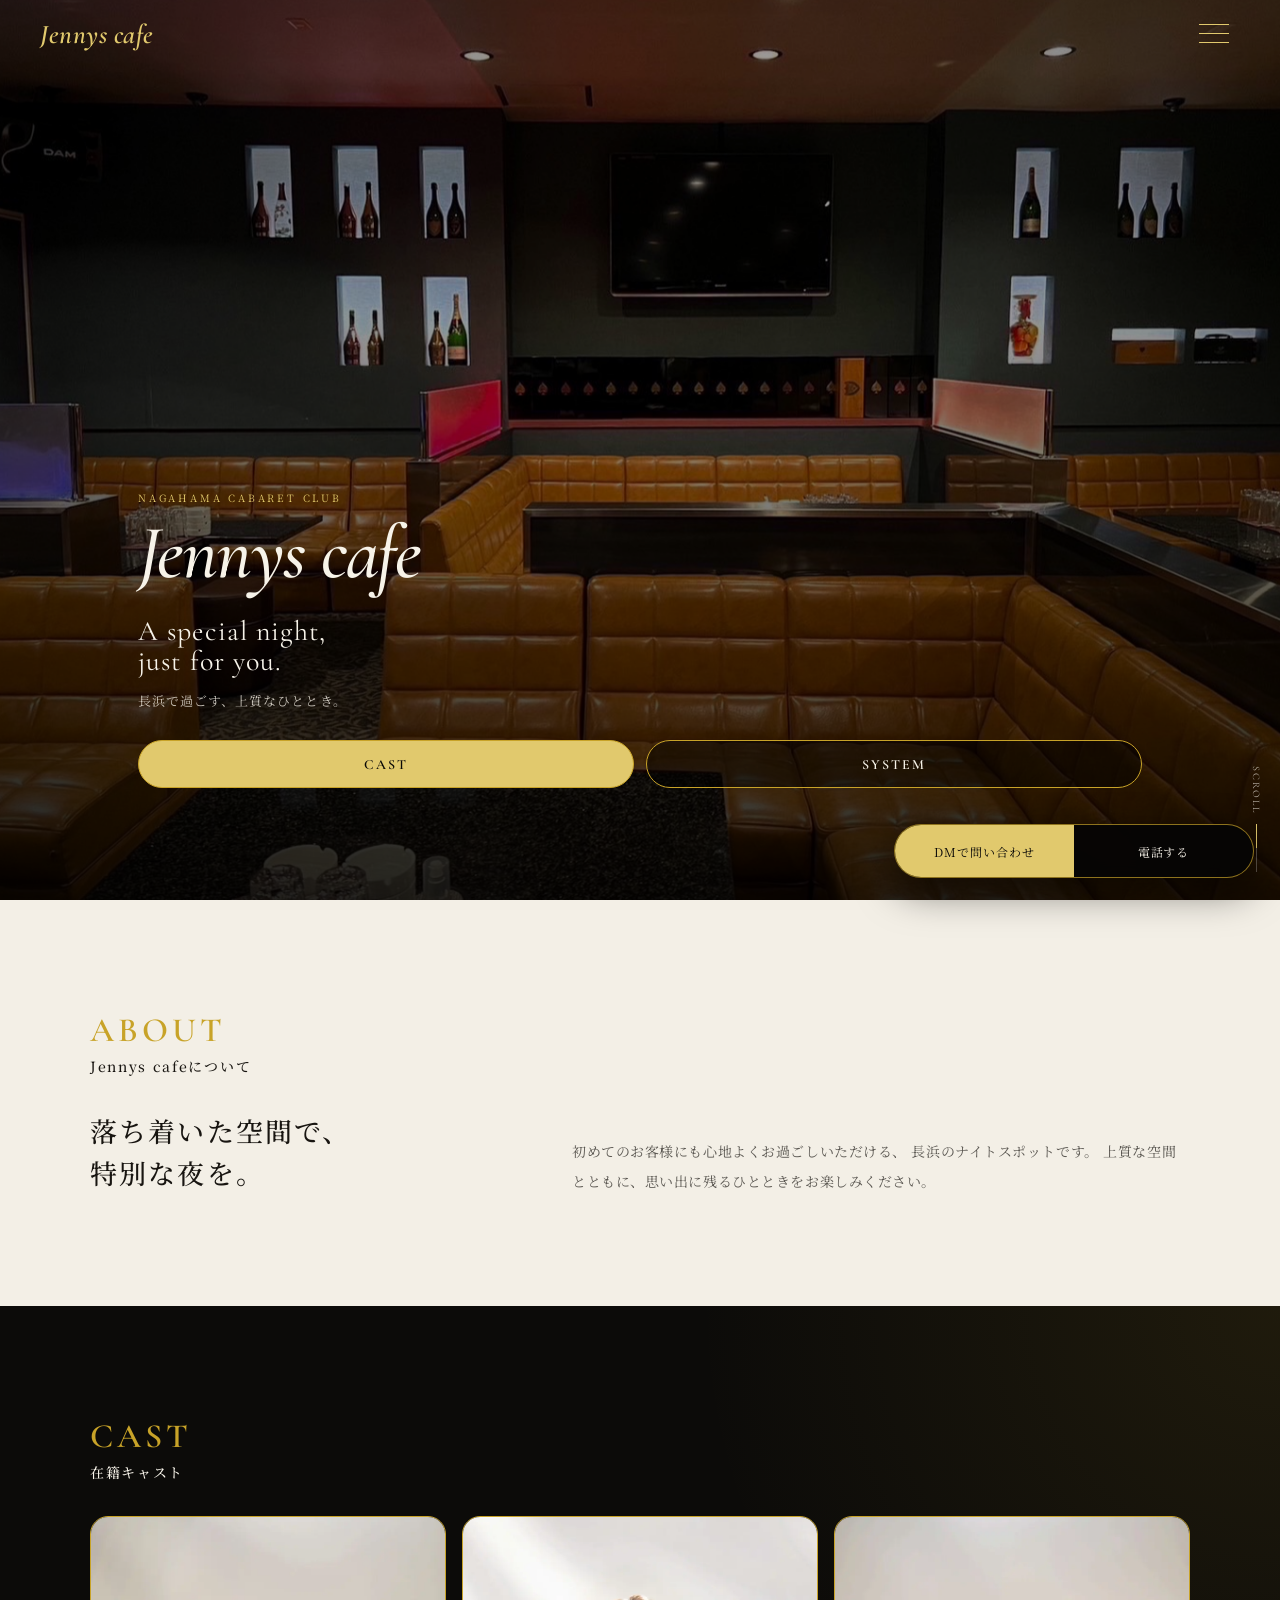
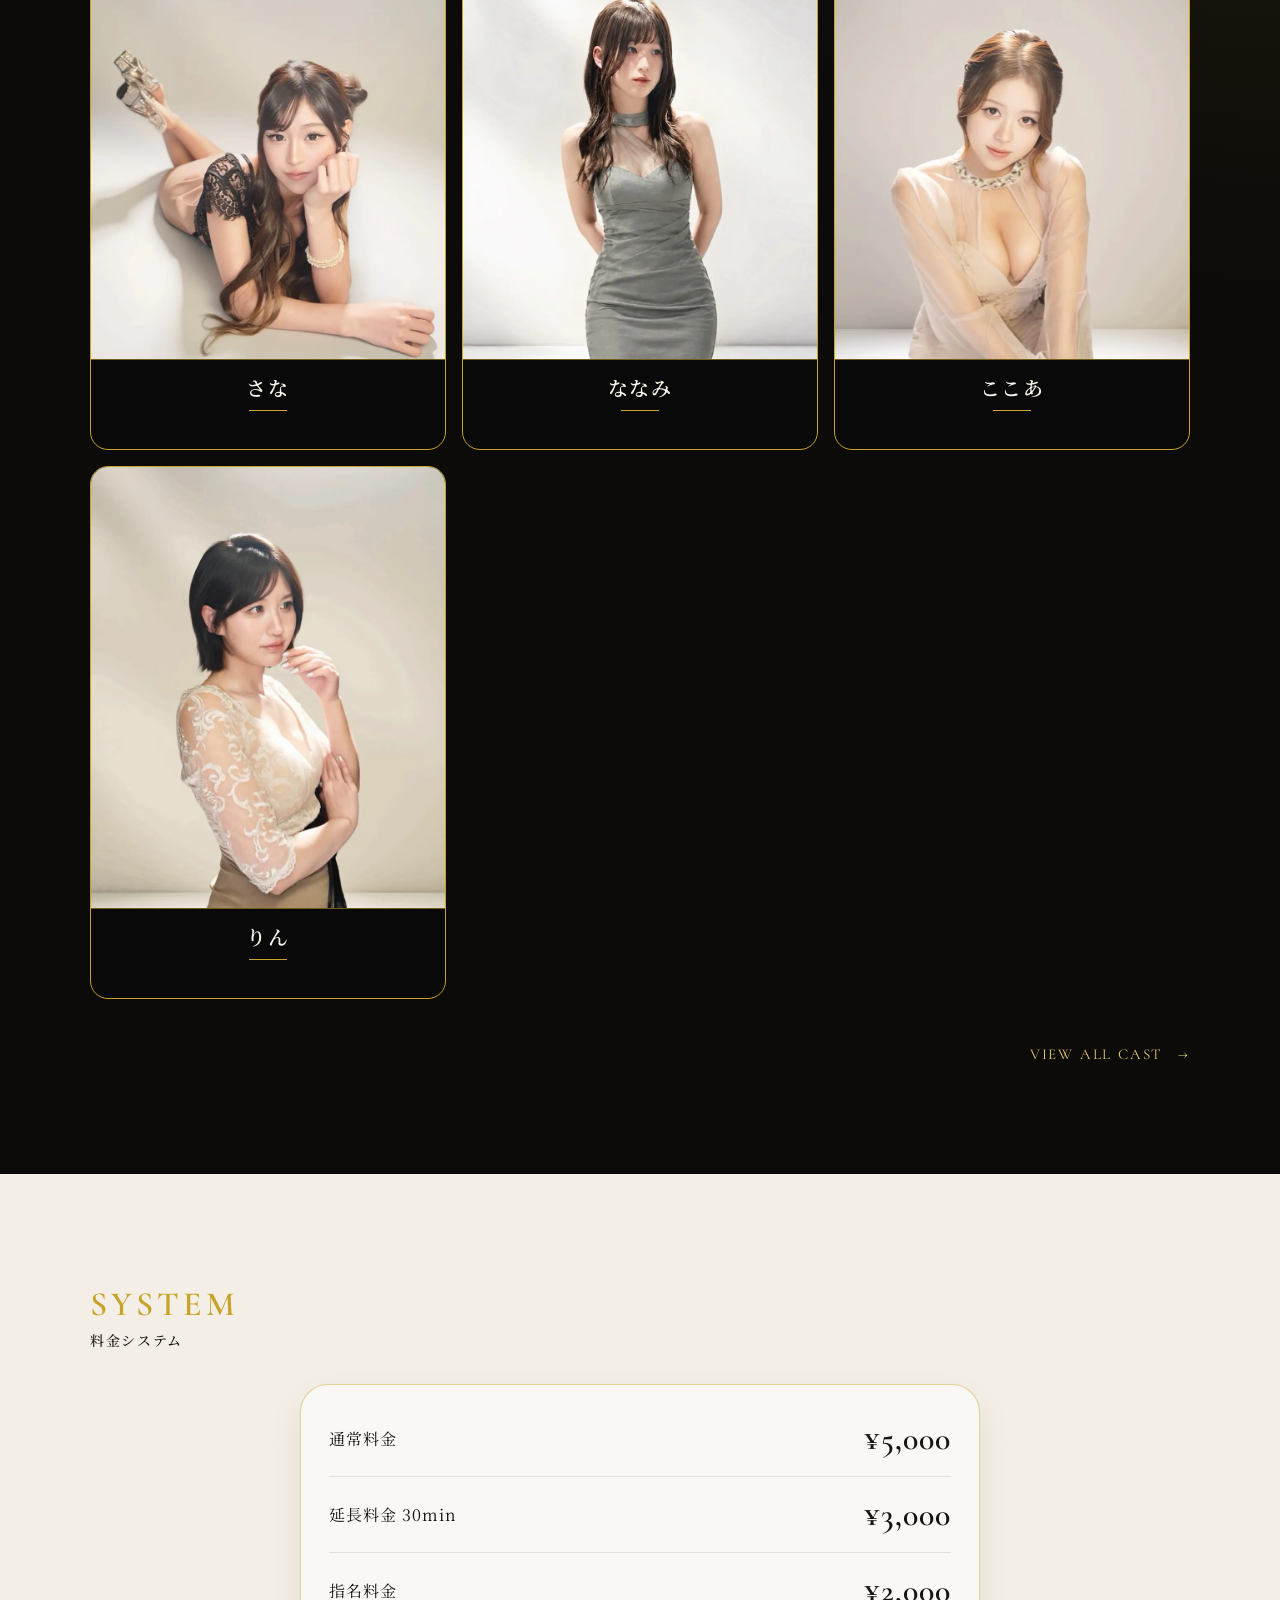
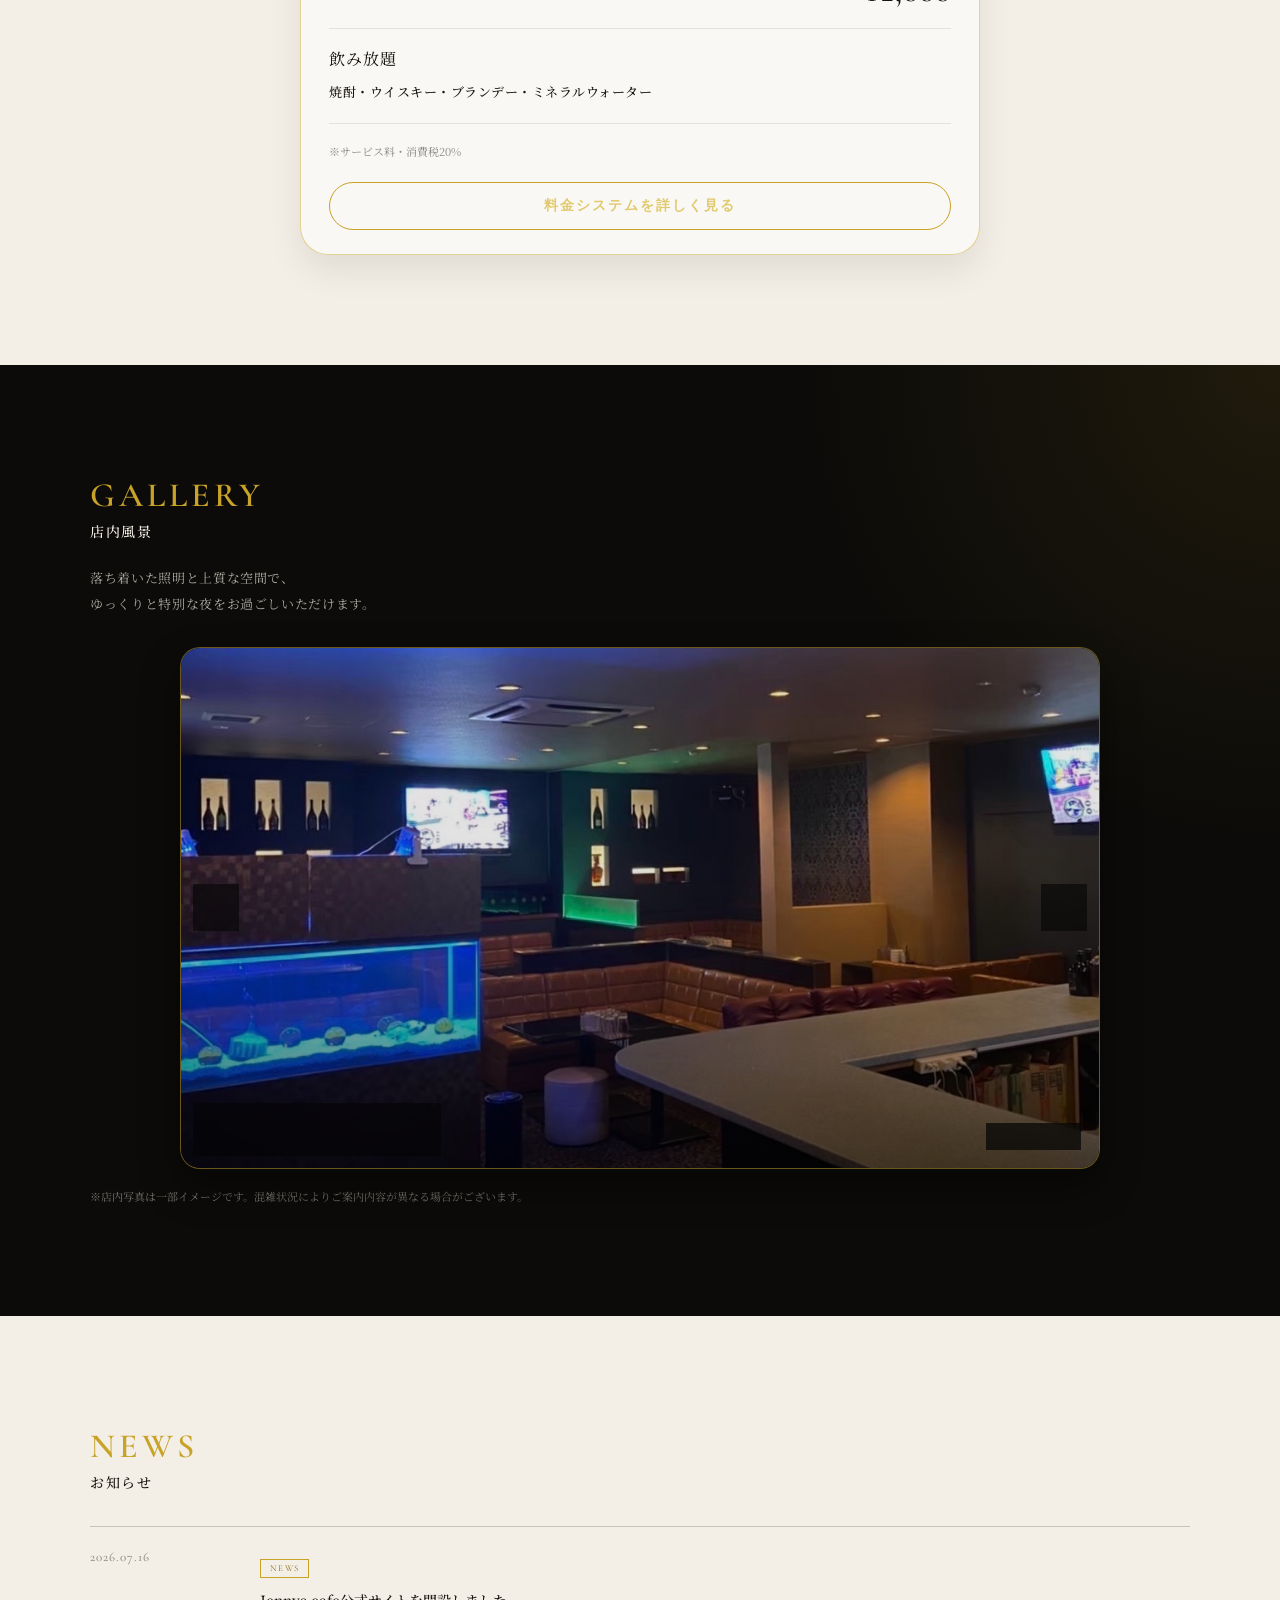
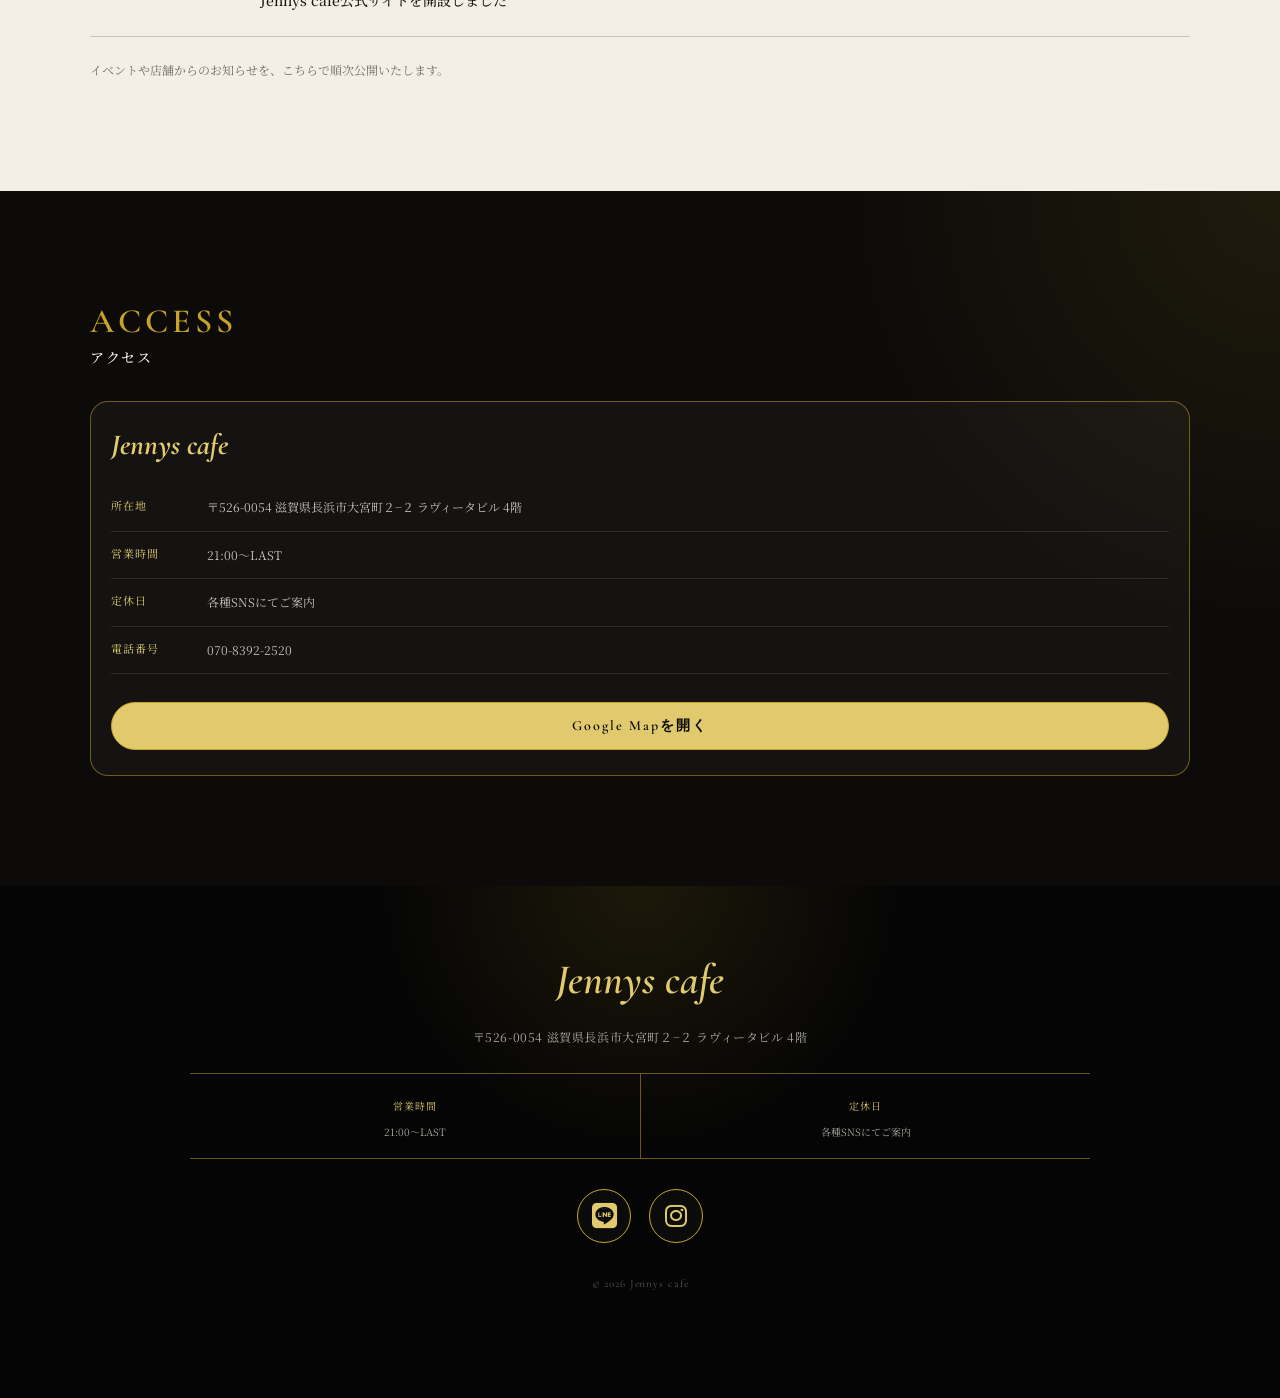
<file: index.html>
<!DOCTYPE html>
<html lang="ja">

<head>
  <meta charset="UTF-8">
  <meta name="viewport" content="width=device-width, initial-scale=1.0">

  <title>Jennys cafe | Official Site</title>

  <meta name="description" content="滋賀県長浜市のJennys cafe公式サイト。在籍キャスト、料金システム、店内風景、アクセス、最新情報をご案内します。">

  <!-- OGP -->
  <meta property="og:type" content="website">
  <meta property="og:title" content="Jennys cafe | Official Site">
  <meta property="og:description" content="滋賀県長浜市のJennys cafe公式サイト。在籍キャスト、料金システム、店内風景、アクセス、最新情報をご案内します。">
  <meta property="og:url" content="https://jennyscafe-official.github.io/">
  <meta property="og:site_name" content="Jennys cafe">
  <meta property="og:image" content="https://jennyscafe-official.github.io/assets/common/background.JPG">

  <!-- X / Twitter Card -->
  <meta name="twitter:card" content="summary_large_image">
  <meta name="twitter:title" content="Jennys cafe | Official Site">
  <meta name="twitter:description" content="滋賀県長浜市のJennys cafe公式サイト。在籍キャスト、料金システム、店内風景、アクセス、最新情報をご案内します。">
  <meta name="twitter:image" content="https://jennyscafe-official.github.io/assets/common/background.JPG">

  <!-- Favicon -->
  <link rel="icon" href="assets/common/jclogo.png">
  <link rel="apple-touch-icon" href="assets/common/jclogo.png">

  <link rel="preconnect" href="https://fonts.googleapis.com">
  <link rel="preconnect" href="https://fonts.gstatic.com" crossorigin>

  <link
    href="https://fonts.googleapis.com/css2?family=Cormorant+Garamond:ital,wght@0,500;0,600;1,500&family=Noto+Serif+JP:wght@400;500;600;700&display=swap"
    rel="stylesheet">

  <link rel="stylesheet" href="https://cdnjs.cloudflare.com/ajax/libs/font-awesome/6.5.2/css/all.min.css" />

  <link rel="stylesheet" href="style.css">
  <script src="script.js" defer></script>
</head>

<body>
  <!-- ヘッダー -->
  <header class="site-header" id="siteHeader">
    <a class="header-logo" href="#top" aria-label="Jennys cafe トップへ">
      Jennys cafe
    </a>

    <button class="menu-button" id="menuButton" type="button" aria-label="メニューを開く" aria-controls="globalNav"
      aria-expanded="false">
      <span></span>
      <span></span>
      <span></span>
    </button>
  </header>

  <!-- ハンバーガーメニュー -->
  <nav class="global-nav" id="globalNav" aria-hidden="true">
    <div class="global-nav__inner">
      <p class="global-nav__logo">Jennys cafe</p>

      <ul class="global-nav__list">
        <li><a href="#about">ABOUT</a></li>
        <li><a href="cast2/index.html">CAST</a></li>
        <li><a href="#system">SYSTEM</a></li>
        <li><a href="#gallery">GALLERY</a></li>
        <li><a href="#news">NEWS</a></li>
        <li><a href="#access">ACCESS</a></li>
      </ul>

      <div class="global-nav__links">
        <a href="https://lin.ee/w4NzYLd" target="_blank" rel="noopener noreferrer">
          LINE
        </a>

        <a href="https://www.instagram.com/jennys__cafe?igsh=ZDBmNXQzcGM1cGpq&utm_source=qr" target="_blank"
          rel="noopener noreferrer">
          Instagram
        </a>
      </div>
    </div>
  </nav>

  <main id="top">
    <!-- ファーストビュー -->
    <section class="hero">
      <img class="hero__image" src="./assets/common/background.JPG" alt="Jennys cafeの店内">

      <div class="hero__shade"></div>

      <div class="hero__content">
        <p class="hero__eyebrow">NAGAHAMA CABARET CLUB</p>

        <h1 class="hero__title">Jennys cafe</h1>

        <p class="hero__copy">
          A special night,<br>
          just for you.
        </p>

        <p class="hero__description">
          長浜で過ごす、上質なひととき。
        </p>

        <div class="hero__actions">
          <a class="button button--gold" href="/cast2/">
            CAST
          </a>

          <a class="button button--line" href="system/index.html">
            SYSTEM
          </a>
        </div>
      </div>

      <a class="scroll-guide" href="#about" aria-label="下へスクロール">
        <span>SCROLL</span>
        <i></i>
      </a>
    </section>

    <!-- 店舗紹介 -->
    <section class="section about" id="about" data-reveal>
      <div class="section-heading">
        <p class="section-heading__en">ABOUT</p>
        <h2 class="section-heading__ja">Jennys cafeについて</h2>
      </div>

      <div class="about__body">
        <p class="about__lead">
          落ち着いた空間で、<br>
          特別な夜を。
        </p>

        <p class="about__text">
          初めてのお客様にも心地よくお過ごしいただける、
          長浜のナイトスポットです。
          上質な空間とともに、思い出に残るひとときをお楽しみください。
        </p>
      </div>
    </section>

    <!-- 在籍キャスト -->
    <section class="section section--dark" id="cast" data-reveal>
      <div class="section-heading">
        <p class="section-heading__en">CAST</p>
        <h2 class="section-heading__ja">在籍キャスト</h2>
      </div>

      <div class="cast-preview">
        <article class="cast-card" data-cast="sana">
          <div class="cast-card__photo">
            <img src="./assets/CAST/sana.webp" alt="さな" loading="lazy" decoding="async">
          </div>
          <div class="cast-card__info">
            <h3>さな</h3>
            <span></span>
            <p>&nbsp;</p>
          </div>
        </article>

        <article class="cast-card" data-cast="nanami">
          <div class="cast-card__photo">
            <img src="./assets/CAST/nanami.webp" alt="ななみ" loading="lazy" decoding="async">
          </div>
          <div class="cast-card__info">
            <h3>ななみ</h3>
            <span></span>
            <p>&nbsp;</p>
          </div>
        </article>

        <article class="cast-card" data-cast="kokoa">
          <div class="cast-card__photo">
            <img src="./assets/CAST/kokoa.webp" alt="ここあ" loading="lazy" decoding="async">
          </div>
          <div class="cast-card__info">
            <h3>ここあ</h3>
            <span></span>
            <p>&nbsp;</p>
          </div>
        </article>

        <article class="cast-card" data-cast="rin">
          <div class="cast-card__photo">
            <img src="./assets/CAST/rin.webp" alt="りん" loading="lazy" decoding="async">
          </div>
          <div class="cast-card__info">
            <h3>りん</h3>
            <span></span>
            <p>&nbsp;</p>
          </div>
        </article>
      </div>

      <div class="section-action">
        <a class="text-link" href="/cast2/">
          VIEW ALL CAST
          <span>→</span>
        </a>
      </div>
    </section>

    <!-- 料金システム -->
    <section class="section system" id="system" data-reveal>
      <div class="section-heading">
        <p class="section-heading__en">SYSTEM</p>
        <h2 class="section-heading__ja">料金システム</h2>
      </div>

      <div class="system-card">
        <dl class="system-list">
          <div>
            <dt>通常料金</dt>
            <dd>¥5,000</dd>
          </div>

          <div>
            <dt>延長料金 30min</dt>
            <dd>¥3,000</dd>
          </div>

          <div>
            <dt>指名料金</dt>
            <dd>¥2,000</dd>
          </div>

          <div class="system-list__wide">
            <dt>飲み放題</dt>
            <dd>焼酎・ウイスキー・ブランデー・ミネラルウォーター</dd>
          </div>
        </dl>

        <p class="system-note">
          ※サービス料・消費税20%
        </p>

        <a class="button button--outline" href="system/index.html#top">
          料金システムを詳しく見る
        </a>
      </div>
    </section>

    <!-- 店内風景 -->
    <section class="section section--dark gallery" id="gallery" data-reveal>
      <div class="section-heading">
        <p class="section-heading__en">GALLERY</p>
        <h2 class="section-heading__ja">店内風景</h2>
      </div>

      <p class="gallery-lead">
        落ち着いた照明と上質な空間で、<br>
        ゆっくりと特別な夜をお過ごしいただけます。
      </p>

      <div class="gallery-slider" data-gallery-slider>
        <div class="gallery-view">
          <div class="gallery-track" data-gallery-track>
            <figure class="gallery-slide">
              <img src="assets/common/entrance.JPG" alt="Jennys cafeの入口">
              <figcaption>ENTRANCE</figcaption>
            </figure>

            <figure class="gallery-slide">
              <img src="assets/common/background.JPG" alt="Jennys cafeのメインフロア">
              <figcaption>MAIN FLOOR</figcaption>
            </figure>

            <figure class="gallery-slide">
              <img src="assets/common/background2.JPG" alt="Jennys cafeの隅のソファ席">
              <figcaption>COZY CORNER</figcaption>
            </figure>

            <figure class="gallery-slide">
              <img src="assets/common/background3.JPG" alt="Jennys cafeの大人数向けソファ席">
              <figcaption>GROUP SEAT</figcaption>
            </figure>
          </div>

          <button class="gallery-arrow gallery-arrow--prev" type="button" data-gallery-prev aria-label="前の写真を見る">
            ‹
          </button>

          <button class="gallery-arrow gallery-arrow--next" type="button" data-gallery-next aria-label="次の写真を見る">
            ›
          </button>

          <div class="gallery-thumbs" aria-label="店内写真のサムネイル">
            <button class="gallery-thumb is-active" type="button" data-gallery-thumb="0" aria-label="入口の写真を見る">
              <img src="assets/common/entrance.JPG" alt="">
            </button>

            <button class="gallery-thumb" type="button" data-gallery-thumb="1" aria-label="メインフロアの写真を見る">
              <img src="assets/common/background.JPG" alt="">
            </button>

            <button class="gallery-thumb" type="button" data-gallery-thumb="2" aria-label="隅の席の写真を見る">
              <img src="assets/common/background2.JPG" alt="">
            </button>

            <button class="gallery-thumb" type="button" data-gallery-thumb="3" aria-label="大人数席の写真を見る">
              <img src="assets/common/background3.JPG" alt="">
            </button>
          </div>
        </div>
      </div>

      <p class="gallery-note">
        ※店内写真は一部イメージです。混雑状況によりご案内内容が異なる場合がございます。
      </p>
    </section>

    <!-- お知らせ -->
    <section class="section news" id="news" data-reveal>
      <div class="section-heading">
        <p class="section-heading__en">NEWS</p>
        <h2 class="section-heading__ja">お知らせ</h2>
      </div>

      <div class="news-list">
        <article class="news-item">
          <time datetime="2026-07-16">2026.07.16</time>

          <div>
            <span class="news-category">NEWS</span>
            <h3>Jennys cafe公式サイトを開設しました</h3>
          </div>
        </article>
      </div>

      <p class="news-description">
        イベントや店舗からのお知らせを、こちらで順次公開いたします。
      </p>
    </section>

    <!-- アクセス -->
    <section class="section section--dark access" id="access" data-reveal>
      <div class="section-heading">
        <p class="section-heading__en">ACCESS</p>
        <h2 class="section-heading__ja">アクセス</h2>
      </div>

      <div class="access-card">
        <h3>Jennys cafe</h3>

        <dl class="access-list">
          <div>
            <dt>所在地</dt>
            <dd>〒526-0054 滋賀県長浜市大宮町２−２ ラヴィータビル 4階</dd>
          </div>

          <div>
            <dt>営業時間</dt>
            <dd>21:00〜LAST</dd>
          </div>

          <div>
            <dt>定休日</dt>
            <dd>各種SNSにてご案内</dd>
          </div>

          <div>
            <dt>電話番号</dt>
            <dd>
              <a href="tel:07083922520">070-8392-2520</a>
            </dd>
          </div>
        </dl>

        <a class="button button--gold button--wide" href="https://maps.app.goo.gl/5XMKmo7Tia1ahHEs9" target="_blank"
          rel="noopener noreferrer">
          Google Mapを開く
        </a>
      </div>
    </section>
  </main>

  <!-- フッター -->
  <footer class="site-footer">
    <p class="footer-logo">Jennys cafe</p>

    <address class="footer-address">
      〒526-0054 滋賀県長浜市大宮町２−２ ラヴィータビル 4階
    </address>

    <div class="footer-business">
      <div>
        <span>営業時間</span>
        <p>21:00〜LAST</p>
      </div>

      <div>
        <span>定休日</span>
        <p>各種SNSにてご案内</p>
      </div>
    </div>

    <div class="footer-social">
      <a class="footer-social-link" href="https://lin.ee/w4NzYLd" target="_blank" rel="noopener noreferrer"
        aria-label="LINEで友だち追加">
        <i class="fa-brands fa-line" aria-hidden="true"></i>
      </a>

      <a class="footer-social-link" href="https://www.instagram.com/jennys__cafe?igsh=ZDBmNXQzcGM1cGpq&utm_source=qr"
        target="_blank" rel="noopener noreferrer" aria-label="Instagramを見る">
        <i class="fa-brands fa-instagram" aria-hidden="true"></i>
      </a>
    </div>

    <small>© 2026 Jennys cafe</small>
  </footer>

  <!-- スマホ下部固定導線 -->
  <div class="fixed-contact">
    <a class="fixed-contact__line" href="https://www.instagram.com/jennys__cafe/" target="_blank"
      rel="noopener noreferrer">
      DMで問い合わせ
    </a>

    <a class="fixed-contact__phone" href="tel:07083922520">
      電話する
    </a>
  </div>
</body>

</html>
</file>
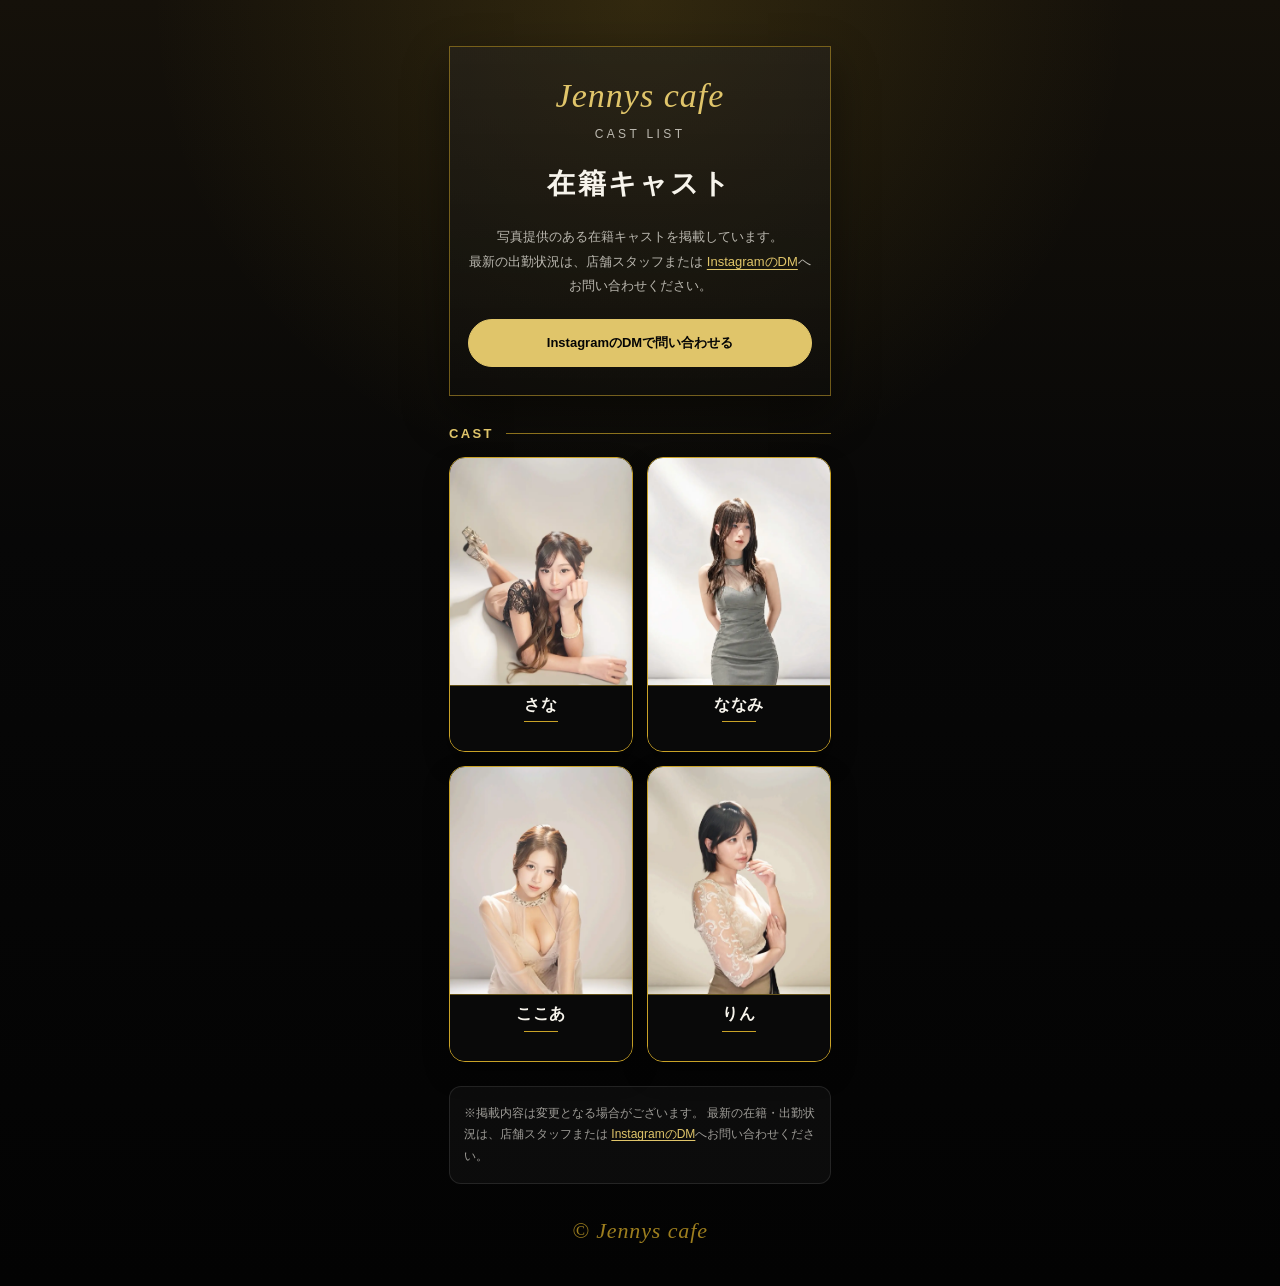
<file: cast/index.html>
<!DOCTYPE html>
<html lang="ja">
<head>
  <meta charset="UTF-8">
  <meta name="viewport" content="width=device-width, initial-scale=1.0">
  <meta name="robots" content="noindex">
  <meta http-equiv="refresh" content="0; url=/cast2/">
  <link rel="canonical" href="https://jennyscafe-official.github.io/cast2/">
  <title>キャスト一覧へ移動します | Jennys cafe</title>
  <script>window.location.replace("/cast2/" + window.location.search + window.location.hash);</script>
</head>
<body>
  <p>キャスト一覧へ移動します。<a href="/cast2/">移動しない場合はこちら</a></p>
</body>
</html>
</file>
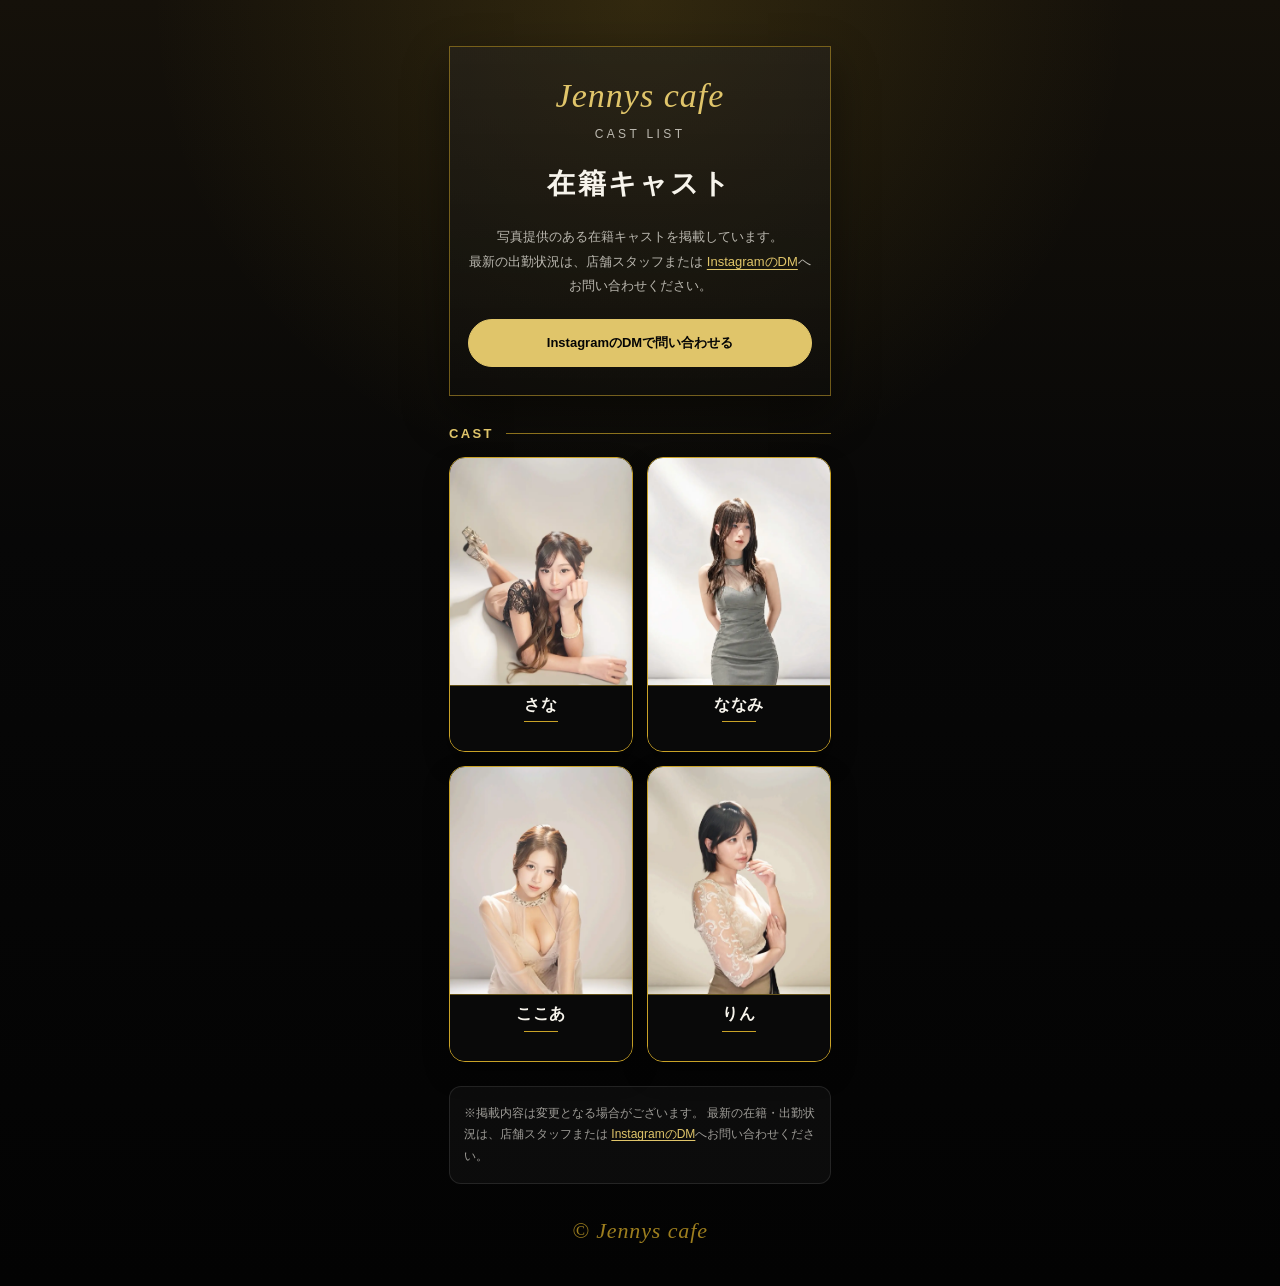
<file: cast2/index.html>
<!DOCTYPE html>
<html lang="ja">

<head>
  <meta charset="UTF-8" />
  <meta name="viewport" content="width=device-width, initial-scale=1.0" />

  <title>Jennys cafe | CAST LIST</title>
  <meta name="description" content="Jennys cafeの在籍キャスト一覧ページです。写真提供のある在籍キャストを掲載しています。" />

  <link rel="stylesheet" href="style.css" />
</head>

<body>
  <main class="page">
    <section class="hero">
      <p class="brand">Jennys cafe</p>
      <p class="eyebrow">CAST LIST</p>

      <h1>在籍キャスト</h1>

      <p class="lead">
        写真提供のある在籍キャストを掲載しています。<br>
        最新の出勤状況は、店舗スタッフまたは
        <a class="contact-link" href="https://www.instagram.com/jennys__cafe/" target="_blank"
          rel="noopener noreferrer">InstagramのDM</a>へお問い合わせください。
      </p>

      <a class="line-button" href="https://www.instagram.com/jennys__cafe/" target="_blank" rel="noopener noreferrer">
        InstagramのDMで問い合わせる
      </a>
    </section>

    <section class="cast-section">
      <p class="section-title">CAST</p>

      <div class="cast-list">
        <article class="cast-card" data-cast="sana">
          <div class="photo">
            <img src="../assets/CAST/sana.webp" alt="さな" loading="lazy" decoding="async">
          </div>
          <div class="cast-info">
            <h2>さな</h2>
            <p class="cast-catch">&nbsp;</p>
          </div>
        </article>

        <article class="cast-card" data-cast="nanami">
          <div class="photo">
            <img src="../assets/CAST/nanami.webp" alt="ななみ" loading="lazy" decoding="async">
          </div>
          <div class="cast-info">
            <h2>ななみ</h2>
            <p class="cast-catch">&nbsp;</p>
          </div>
        </article>

        <article class="cast-card" data-cast="kokoa">
          <div class="photo">
            <img src="../assets/CAST/kokoa.webp" alt="ここあ" loading="lazy" decoding="async">
          </div>
          <div class="cast-info">
            <h2>ここあ</h2>
            <p class="cast-catch">&nbsp;</p>
          </div>
        </article>

        <article class="cast-card" data-cast="rin">
          <div class="photo">
            <img src="../assets/CAST/rin.webp" alt="りん" loading="lazy" decoding="async">
          </div>
          <div class="cast-info">
            <h2>りん</h2>
            <p class="cast-catch">&nbsp;</p>
          </div>
        </article>
      </div>

      <p class="note">
        ※掲載内容は変更となる場合がございます。
        最新の在籍・出勤状況は、店舗スタッフまたは
        <a class="contact-link" href="https://www.instagram.com/jennys__cafe/" target="_blank"
          rel="noopener noreferrer">InstagramのDM</a>へお問い合わせください。
      </p>
    </section>

    <footer>
      © Jennys cafe
    </footer>
  </main>
</body>

</html>
</file>
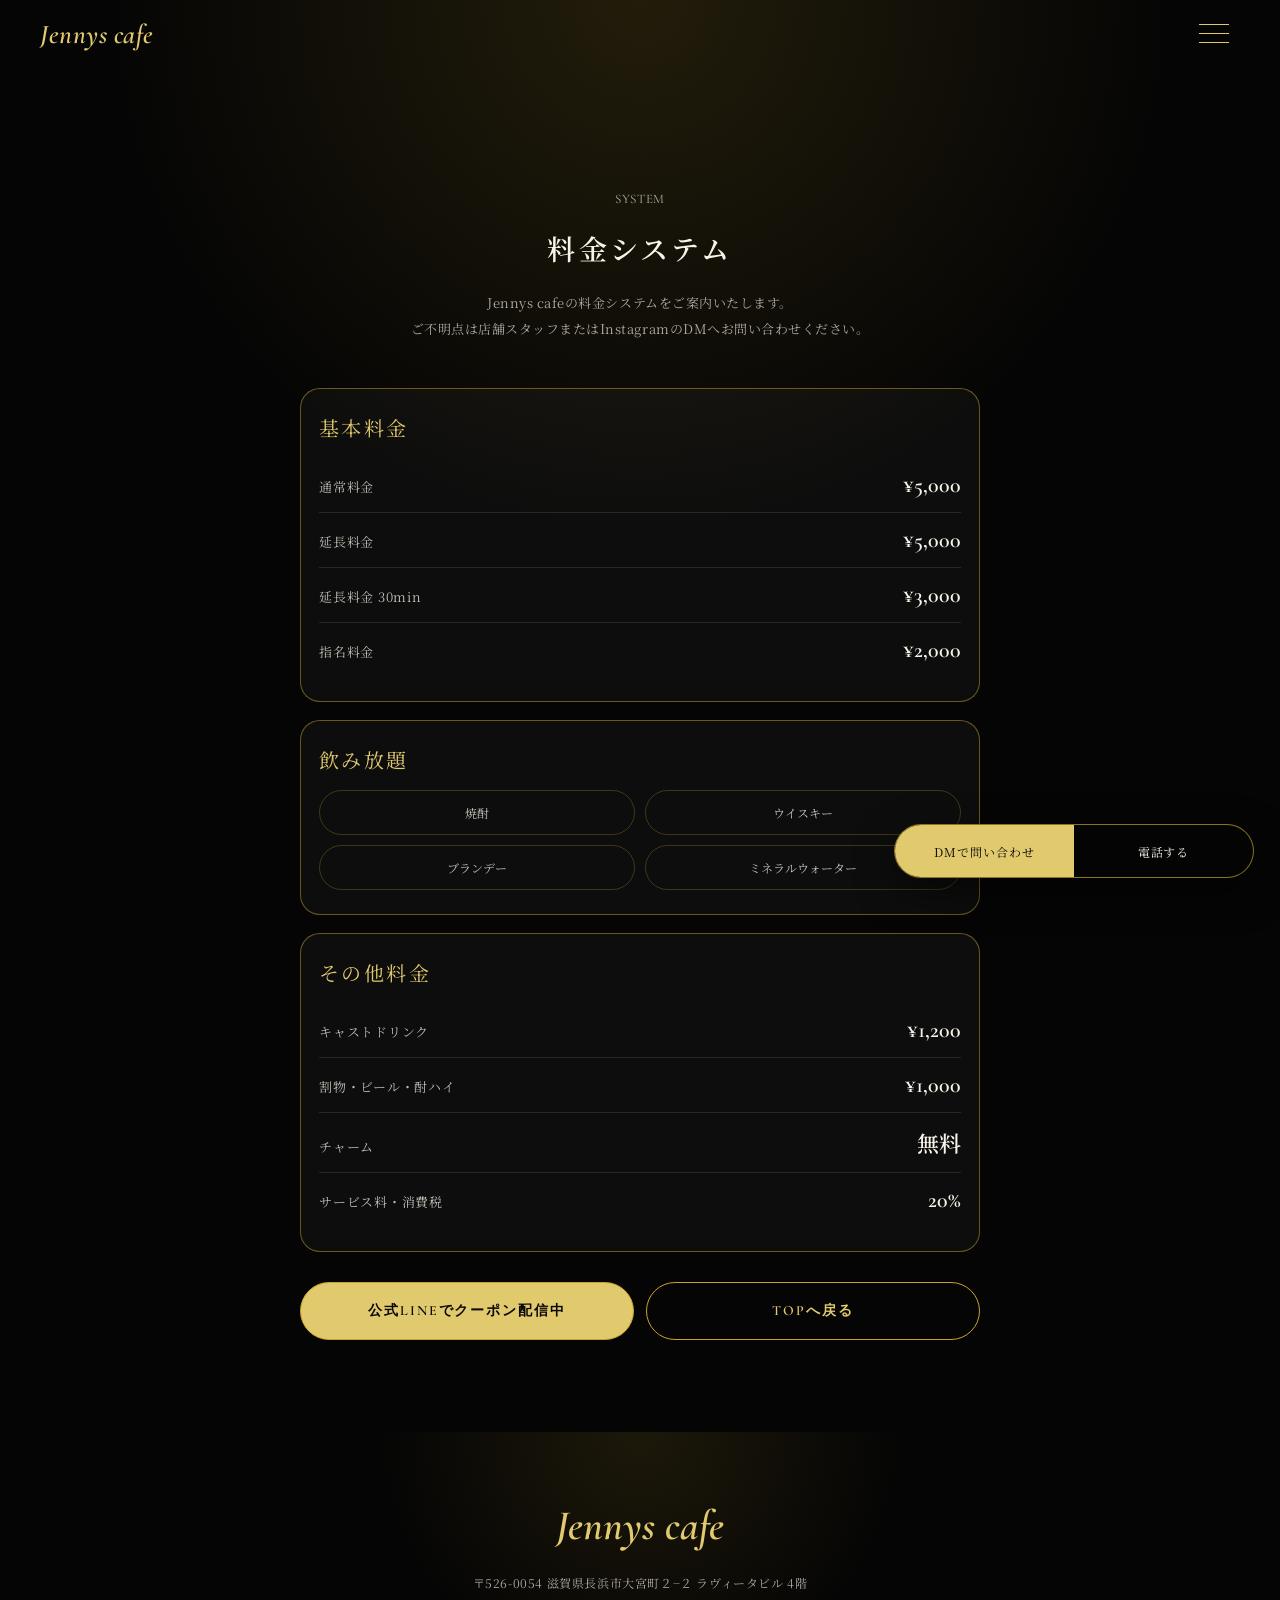
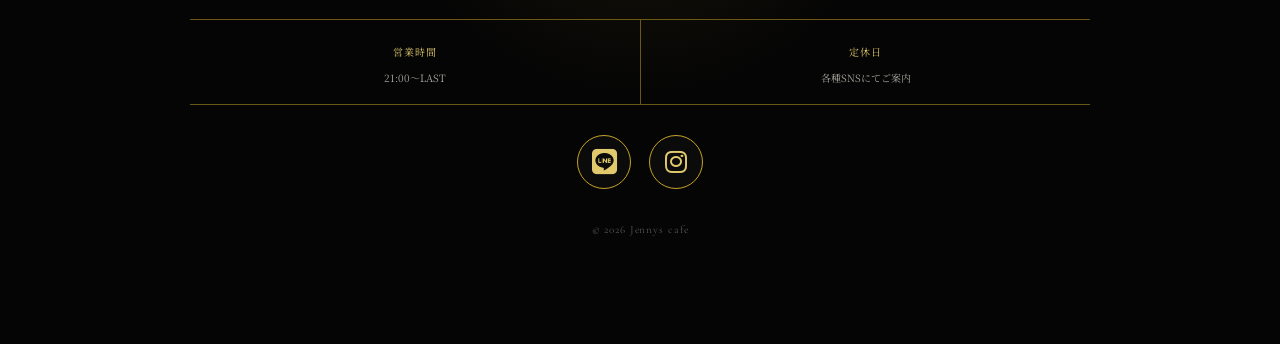
<file: system/index.html>
<!DOCTYPE html>
<html lang="ja">

<head>
  <meta charset="UTF-8">
  <meta name="viewport" content="width=device-width, initial-scale=1.0">

  <title>料金システム | Jennys cafe</title>

  <meta name="description" content="Jennys cafeの料金システムページです。通常料金、延長料金、指名料金、ドリンク料金などをご案内します。">

  <link rel="preconnect" href="https://fonts.googleapis.com">
  <link rel="preconnect" href="https://fonts.gstatic.com" crossorigin>

  <link
    href="https://fonts.googleapis.com/css2?family=Cormorant+Garamond:ital,wght@0,500;0,600;1,500&family=Noto+Serif+JP:wght@400;500;600;700&display=swap"
    rel="stylesheet">

  <link rel="stylesheet" href="https://cdnjs.cloudflare.com/ajax/libs/font-awesome/6.5.2/css/all.min.css">

  <link rel="stylesheet" href="../style.css">
  <script src="../script.js" defer></script>
</head>

<body>
  <header class="site-header is-scrolled" id="siteHeader">
    <a class="header-logo" href="../index.html" aria-label="Jennys cafe トップへ">
      Jennys cafe
    </a>

    <button class="menu-button" id="menuButton" type="button" aria-label="メニューを開く" aria-controls="globalNav"
      aria-expanded="false">
      <span></span>
      <span></span>
      <span></span>
    </button>
  </header>

  <nav class="global-nav" id="globalNav" aria-hidden="true">
    <div class="global-nav__inner">
      <p class="global-nav__logo">Jennys cafe</p>

      <ul class="global-nav__list">
        <li><a href="../#about">ABOUT</a></li>
        <li><a href="../cast2/">CAST</a></li>
        <li><a href="./">SYSTEM</a></li>
        <li><a href="../#gallery">GALLERY</a></li>
        <li><a href="../#news">NEWS</a></li>
        <li><a href="../#access">ACCESS</a></li>
      </ul>

      <div class="global-nav__links">
        <a href="https://lin.ee/w4NzYLd" target="_blank" rel="noopener noreferrer">
          LINE
        </a>

        <a href="https://www.instagram.com/jennys__cafe?igsh=ZDBmNXQzcGM1cGpq&utm_source=qr" target="_blank"
          rel="noopener noreferrer">
          Instagram
        </a>
      </div>
    </div>
  </nav>

  <main class="price-page">
    <section class="price-hero">
      <p class="price-hero__en">SYSTEM</p>
      <h1>料金システム</h1>
      <p>
        Jennys cafeの料金システムをご案内いたします。<br>
        ご不明点は店舗スタッフまたはInstagramのDMへお問い合わせください。
      </p>
    </section>

    <section class="price-section">
      <div class="price-card">
        <p class="price-card__title">基本料金</p>

        <dl class="price-list">
          <div>
            <dt>通常料金</dt>
            <dd>¥5,000</dd>
          </div>

          <div>
            <dt>延長料金</dt>
            <dd>¥5,000</dd>
          </div>

          <div>
            <dt>延長料金 30min</dt>
            <dd>¥3,000</dd>
          </div>

          <div>
            <dt>指名料金</dt>
            <dd>¥2,000</dd>
          </div>
        </dl>
      </div>

      <div class="price-card">
        <p class="price-card__title">飲み放題</p>

        <div class="drink-box">
          <p>焼酎</p>
          <p>ウイスキー</p>
          <p>ブランデー</p>
          <p>ミネラルウォーター</p>
        </div>
      </div>

      <div class="price-card">
        <p class="price-card__title">その他料金</p>

        <dl class="price-list">
          <div>
            <dt>キャストドリンク</dt>
            <dd>¥1,200</dd>
          </div>

          <div>
            <dt>割物・ビール・酎ハイ</dt>
            <dd>¥1,000</dd>
          </div>

          <div>
            <dt>チャーム</dt>
            <dd>無料</dd>
          </div>

          <div>
            <dt>サービス料・消費税</dt>
            <dd>20%</dd>
          </div>
        </dl>
      </div>

      <div class="price-actions">
        <a class="button button--gold" href="https://lin.ee/w4NzYLd" target="_blank" rel="noopener noreferrer">
          公式LINEでクーポン配信中
        </a>

        <a class="button button--outline" href="../index.html">
          TOPへ戻る
        </a>
      </div>
    </section>
  </main>

  <footer class="site-footer">
    <p class="footer-logo">Jennys cafe</p>

    <address class="footer-address">
      〒526-0054 滋賀県長浜市大宮町２−２ ラヴィータビル 4階
    </address>

    <div class="footer-business">
      <div>
        <span>営業時間</span>
        <p>21:00〜LAST</p>
      </div>

      <div>
        <span>定休日</span>
        <p>各種SNSにてご案内</p>
      </div>
    </div>

    <div class="footer-social">
      <a class="footer-social-link" href="https://lin.ee/w4NzYLd" target="_blank" rel="noopener noreferrer"
        aria-label="LINEで友だち追加">
        <i class="fa-brands fa-line" aria-hidden="true"></i>
      </a>

      <a class="footer-social-link" href="https://www.instagram.com/jennys__cafe?igsh=ZDBmNXQzcGM1cGpq&utm_source=qr"
        target="_blank" rel="noopener noreferrer" aria-label="Instagramを見る">
        <i class="fa-brands fa-instagram" aria-hidden="true"></i>
      </a>
    </div>

    <small>© 2026 Jennys cafe</small>
  </footer>

  <div class="fixed-contact">
    <a class="fixed-contact__line" href="https://www.instagram.com/jennys__cafe/" target="_blank"
      rel="noopener noreferrer">
      DMで問い合わせ
    </a>

    <a class="fixed-contact__phone" href="tel:07083922520">
      電話する
    </a>
  </div>
</body>

</html>
</file>
<file: style.css>
:root {
  --black: #050505;
  --black-soft: #0c0b09;
  --panel: #11100d;
  --gold: #c8a328;
  --gold-light: #e1c96d;
  --white: #f7f3e9;
  --muted: rgba(247, 243, 233, 0.68);
  --line: rgba(200, 163, 40, 0.52);
  --header-height: 68px;
}

* {
  box-sizing: border-box;
}

html {
  scroll-behavior: smooth;
}

body {
  margin: 0;
  min-width: 320px;
  color: var(--white);
  background: var(--black);
  font-family:
    "Noto Serif JP",
    "Hiragino Mincho ProN",
    "Yu Mincho",
    serif;
  -webkit-font-smoothing: antialiased;
}

body.menu-open {
  overflow: hidden;
}

img {
  display: block;
  max-width: 100%;
}

a {
  color: inherit;
}

button,
a {
  -webkit-tap-highlight-color: transparent;
}

/* =========================
   Header
========================= */

.site-header {
  position: fixed;
  top: 0;
  left: 0;
  z-index: 120;
  display: flex;
  align-items: center;
  justify-content: space-between;
  width: 100%;
  height: var(--header-height);
  padding: 0 24px;
  transition:
    background-color 0.35s ease,
    border-color 0.35s ease,
    backdrop-filter 0.35s ease;
}

.site-header.is-scrolled {
  background: rgba(5, 5, 5, 0.88);
  border-bottom: 1px solid rgba(200, 163, 40, 0.35);
  backdrop-filter: blur(12px);
}

.header-logo {
  position: relative;
  z-index: 102;
  color: var(--gold-light);
  font-family: "Cormorant Garamond", serif;
  font-size: 27px;
  font-style: italic;
  font-weight: 600;
  letter-spacing: 0.02em;
  text-decoration: none;
}

.menu-button {
  position: relative;
  z-index: 122;
  display: block;
  width: 52px;
  height: 52px;
  padding: 0;
  border: 0;
  background: transparent;
  cursor: pointer;
  overflow: visible;
}

.menu-button span {
  position: absolute;
  left: 50%;
  display: block;
  width: 30px;
  height: 1px;
  background: var(--gold-light);
  transform: translateX(-50%);
  transition:
    top 0.3s ease,
    transform 0.3s ease,
    opacity 0.3s ease;
}

.menu-button span:nth-child(1) {
  top: 16px;
}

.menu-button span:nth-child(2) {
  top: 25px;
}

.menu-button span:nth-child(3) {
  top: 34px;
}

.menu-button.is-active span:nth-child(1) {
  top: 25px;
  transform: translateX(-50%) rotate(45deg);
}

.menu-button.is-active span:nth-child(2) {
  opacity: 0;
}

.menu-button.is-active span:nth-child(3) {
  top: 25px;
  transform: translateX(-50%) rotate(-45deg);
}

.menu-button:focus-visible {
  outline: 1px solid var(--gold-light);
  outline-offset: 4px;
  border-radius: 6px;
}


/* =========================
   Global Navigation
========================= */

.global-nav {
  position: fixed;
  inset: 0;
  z-index: 110;
  display: grid;
  place-items: center;
  padding: 90px 32px 40px;
  visibility: hidden;
  opacity: 0;
  background:
    radial-gradient(circle at top,
      rgba(200, 163, 40, 0.15),
      transparent 35%),
    rgba(5, 5, 5, 0.98);
  transition:
    opacity 0.35s ease,
    visibility 0.35s ease;
}

.global-nav.is-open {
  visibility: visible;
  opacity: 1;
}

.global-nav__inner {
  width: min(100%, 380px);
  text-align: center;
}

.global-nav__logo {
  margin: 0 0 32px;
  color: var(--gold-light);
  font-family: "Cormorant Garamond", serif;
  font-size: 36px;
  font-style: italic;
}

.global-nav__list {
  display: grid;
  gap: 5px;
  margin: 0;
  padding: 0;
  list-style: none;
}

.global-nav__list a {
  display: block;
  padding: 12px;
  font-family: "Cormorant Garamond", serif;
  font-size: 24px;
  letter-spacing: 0.14em;
  text-decoration: none;
}

.global-nav__links {
  display: flex;
  justify-content: center;
  gap: 24px;
  margin-top: 34px;
  padding-top: 24px;
  border-top: 1px solid var(--line);
}

.global-nav__links a {
  color: var(--gold-light);
  font-size: 13px;
  letter-spacing: 0.12em;
  text-decoration: none;
}

/* =========================
   Hero
========================= */

.hero {
  position: relative;
  min-height: 100svh;
  overflow: hidden;
}

.hero__image {
  position: absolute;
  inset: 0;
  width: 100%;
  height: 100%;
  object-fit: cover;
  object-position: 53% center;
  animation: heroZoom 12s ease-out forwards;
}

.hero__shade {
  position: absolute;
  inset: 0;
  background:
    linear-gradient(180deg,
      rgba(0, 0, 0, 0.38) 0%,
      rgba(0, 0, 0, 0.32) 35%,
      rgba(0, 0, 0, 0.84) 100%),
    linear-gradient(90deg,
      rgba(0, 0, 0, 0.28),
      transparent 50%,
      rgba(0, 0, 0, 0.18));
}

.hero__content {
  position: relative;
  z-index: 2;
  display: flex;
  flex-direction: column;
  justify-content: flex-end;
  min-height: 100svh;
  padding:
    calc(var(--header-height) + 80px) 24px 112px;
}

.hero__eyebrow,
.hero__title,
.hero__copy,
.hero__description,
.hero__actions {
  opacity: 0;
  transform: translateY(24px);
  animation: heroFadeIn 0.85s ease forwards;
}

.hero__eyebrow {
  margin: 0;
  color: var(--gold-light);
  font-size: 10px;
  letter-spacing: 0.28em;
  animation-delay: 0.15s;
}

.hero__title {
  margin: 12px 0 0;
  color: var(--white);
  font-family: "Cormorant Garamond", serif;
  font-size: clamp(54px, 16vw, 76px);
  font-style: italic;
  font-weight: 500;
  line-height: 0.95;
  letter-spacing: -0.02em;
  animation-delay: 0.3s;
}

.hero__copy {
  margin: 28px 0 0;
  color: var(--white);
  font-family: "Cormorant Garamond", serif;
  font-size: 28px;
  line-height: 1.05;
  letter-spacing: 0.04em;
  animation-delay: 0.48s;
}

.hero__description {
  margin: 15px 0 0;
  color: rgba(247, 243, 233, 0.8);
  font-size: 13px;
  letter-spacing: 0.08em;
  animation-delay: 0.62s;
}

.hero__actions {
  display: grid;
  grid-template-columns: 1fr 1fr;
  gap: 12px;
  margin-top: 30px;
  animation-delay: 0.78s;
}

.scroll-guide {
  position: absolute;
  right: 18px;
  bottom: 28px;
  z-index: 3;
  display: flex;
  align-items: center;
  gap: 10px;
  color: rgba(247, 243, 233, 0.72);
  font-family: "Cormorant Garamond", serif;
  font-size: 10px;
  letter-spacing: 0.18em;
  text-decoration: none;
  writing-mode: vertical-rl;
}

.scroll-guide i {
  display: block;
  width: 1px;
  height: 48px;
  overflow: hidden;
  background: rgba(255, 255, 255, 0.28);
}

.scroll-guide i::after {
  content: "";
  display: block;
  width: 1px;
  height: 24px;
  background: var(--gold-light);
  animation: scrollLine 1.8s ease-in-out infinite;
}

/* =========================
   Common
========================= */

.section {
  padding: 80px 22px;
  background: #f3efe6;
  color: #181511;
}

.section--dark {
  background:
    radial-gradient(circle at top right,
      rgba(200, 163, 40, 0.10),
      transparent 30%),
    var(--black-soft);
  color: var(--white);
}

.section-heading {
  margin-bottom: 34px;
}

.section-heading__en {
  margin: 0;
  color: var(--gold);
  font-family: "Cormorant Garamond", serif;
  font-size: 34px;
  font-weight: 600;
  letter-spacing: 0.12em;
}

.section-heading__ja {
  margin: 5px 0 0;
  color: inherit;
  font-size: 14px;
  font-weight: 500;
  letter-spacing: 0.12em;
}

.button {
  display: grid;
  place-items: center;
  min-height: 48px;
  padding: 12px 16px;
  border: 1px solid var(--gold);
  border-radius: 999px;
  font-family: "Cormorant Garamond", serif;
  font-size: 14px;
  font-weight: 600;
  letter-spacing: 0.14em;
  text-align: center;
  text-decoration: none;
}

.button--gold {
  color: #090806;
  background: var(--gold-light);
}

.button--line {
  color: var(--white);
  background: rgba(0, 0, 0, 0.48);
}

.button--outline {
  margin-top: 22px;
  color: var(--gold-light);
  background: transparent;
}

.button--wide {
  width: 100%;
  margin-top: 28px;
}

.section-action {
  margin-top: 30px;
  text-align: right;
}

.text-link {
  display: inline-flex;
  align-items: center;
  gap: 15px;
  color: var(--gold-light);
  font-family: "Cormorant Garamond", serif;
  font-size: 15px;
  letter-spacing: 0.12em;
  text-decoration: none;
}

/* =========================
   About
========================= */

.about__lead {
  margin: 0;
  font-size: 27px;
  font-weight: 500;
  line-height: 1.55;
  letter-spacing: 0.08em;
}

.about__text {
  margin: 26px 0 0;
  color: rgba(24, 21, 17, 0.70);
  font-size: 14px;
  line-height: 2.15;
  letter-spacing: 0.04em;
}

/* =========================
   Cast
========================= */

.cast-preview {
  display: grid;
  grid-auto-flow: column;
  grid-auto-columns: 68%;
  gap: 16px;
  overflow-x: auto;
  padding-bottom: 12px;
  scroll-snap-type: x mandatory;
  scrollbar-width: none;
}

.cast-preview::-webkit-scrollbar {
  display: none;
}

.cast-card {
  overflow: hidden;
  border: 1px solid var(--gold);
  border-radius: 18px;
  background: #090909;
  scroll-snap-align: start;
}

.cast-card__photo {
  aspect-ratio: 4 / 5;
  overflow: hidden;
  border-bottom: 1px solid rgba(200, 163, 40, 0.55);
}

.cast-card__photo img {
  width: 100%;
  height: 100%;
  object-fit: cover;
}

.cast-card__info {
  min-height: 88px;
  padding: 13px 10px 14px;
  text-align: center;
}

.cast-card__info h3 {
  margin: 0;
  font-size: 20px;
  font-weight: 600;
  letter-spacing: 0.08em;
}

.cast-card__info span {
  display: block;
  width: 38px;
  height: 1px;
  margin: 8px auto 0;
  background: var(--gold);
}

.cast-card__info p {
  min-height: 17px;
  margin: 7px 0 0;
  color: var(--gold-light);
  font-size: 11px;
  letter-spacing: 0.12em;
}

/* =========================
   System
========================= */

.system-card {
  padding: 26px 18px 18px;
  border: 1px solid rgba(200, 163, 40, 0.48);
  border-radius: 28px;
  background: rgba(255, 255, 255, 0.56);
  box-shadow: 0 16px 34px rgba(0, 0, 0, 0.08);
}

.system-list {
  margin: 0;
}

.system-list div {
  display: flex;
  align-items: center;
  justify-content: space-between;
  gap: 18px;
  padding: 18px 0;
  border-bottom: 1px solid rgba(24, 21, 17, 0.10);
}

.system-list div:first-child {
  padding-top: 0;
}

.system-list__wide {
  display: block !important;
}

.system-list__wide dt {
  margin-bottom: 10px;
}

.system-list__wide dd {
  text-align: left;
  font-size: 13px;
  line-height: 1.9;
  color: rgba(24, 21, 17, 0.72);
}

.system-list dt {
  color: #181511;
  font-size: 14px;
  letter-spacing: 0.06em;
}

.system-list dd {
  margin: 0;
  color: #181511;
  font-family: "Cormorant Garamond", "Noto Serif JP", serif;
  font-size: 26px;
  font-weight: 600;
  letter-spacing: 0.03em;
}

.system-note {
  margin: 18px 0 0;
  color: rgba(24, 21, 17, 0.50);
  font-size: 11px;
  line-height: 1.8;
}

.system-card .button {
  width: 100%;
  margin-top: 20px;
}

@media (min-width: 768px) {
  .system-card {
    width: min(100%, 680px);
    margin: 0 auto;
    padding: 34px 28px 24px;
  }

  .system-list dt {
    font-size: 16px;
  }

  .system-list dd {
    font-size: 32px;
  }

  .system-list__wide dd {
    font-size: 14px;
  }
}

/* =========================
   Gallery
========================= */

.gallery-lead {
  margin: -10px 0 30px;
  color: var(--muted);
  font-size: 13px;
  line-height: 2;
  letter-spacing: 0.05em;
}

.gallery-slider {
  width: 100%;
}

.gallery-view {
  position: relative;
  overflow: hidden;
  border: 1px solid rgba(200, 163, 40, 0.48);
  border-radius: 20px;
  background: #111;
  box-shadow: 0 18px 38px rgba(0, 0, 0, 0.44);
}

.gallery-track {
  display: flex;
  transition: transform 0.45s ease;
  will-change: transform;
}

.gallery-slide {
  position: relative;
  flex: 0 0 100%;
  height: min(72vw, 320px);
  min-height: 245px;
  margin: 0;
  background: #111;
}

.gallery-slide::after {
  content: "";
  position: absolute;
  inset: 0;
  background:
    linear-gradient(180deg,
      rgba(0, 0, 0, 0.08) 0%,
      rgba(0, 0, 0, 0.12) 45%,
      rgba(0, 0, 0, 0.58) 100%);
  pointer-events: none;
}

.gallery-slide img {
  width: 100%;
  height: 100%;
  object-fit: cover;
}

.gallery-slide figcaption {
  position: absolute;
  right: 13px;
  bottom: 14px;
  z-index: 2;
  padding: 6px 10px;
  border: 1px solid rgba(225, 201, 109, 0.52);
  border-radius: 999px;
  color: var(--gold-light);
  background: rgba(5, 5, 5, 0.72);
  font-family: "Cormorant Garamond", serif;
  font-size: 10px;
  letter-spacing: 0.16em;
  backdrop-filter: blur(8px);
}

.gallery-arrow {
  position: absolute;
  top: 50%;
  z-index: 3;
  display: grid;
  place-items: center;
  width: 38px;
  height: 38px;
  border: 1px solid rgba(225, 201, 109, 0.55);
  border-radius: 50%;
  color: var(--gold-light);
  background: rgba(5, 5, 5, 0.62);
  font-size: 30px;
  line-height: 1;
  transform: translateY(-50%);
  cursor: pointer;
  backdrop-filter: blur(8px);
}

.gallery-arrow--prev {
  left: 12px;
}

.gallery-arrow--next {
  right: 12px;
}

.gallery-thumbs {
  position: absolute;
  left: 12px;
  bottom: 12px;
  z-index: 4;
  display: flex;
  gap: 6px;
  padding: 6px;
  border: 1px solid rgba(225, 201, 109, 0.26);
  border-radius: 999px;
  background: rgba(5, 5, 5, 0.56);
  backdrop-filter: blur(10px);
}

.gallery-thumb {
  overflow: hidden;
  width: 38px;
  height: 28px;
  padding: 0;
  border: 1px solid rgba(247, 243, 233, 0.28);
  border-radius: 999px;
  background: transparent;
  opacity: 0.62;
  cursor: pointer;
  transition:
    border-color 0.25s ease,
    opacity 0.25s ease,
    transform 0.25s ease;
}

.gallery-thumb.is-active {
  border-color: var(--gold-light);
  opacity: 1;
  transform: translateY(-2px);
}

.gallery-thumb img {
  width: 100%;
  height: 100%;
  object-fit: cover;
}

.gallery-note {
  margin: 18px 0 0;
  color: rgba(247, 243, 233, 0.46);
  font-size: 11px;
  line-height: 1.8;
}

/* =========================
   News
========================= */

.news-list {
  border-top: 1px solid rgba(24, 21, 17, 0.20);
}

.news-item {
  padding: 22px 0;
  border-bottom: 1px solid rgba(24, 21, 17, 0.20);
}

.news-item time {
  display: block;
  color: rgba(24, 21, 17, 0.52);
  font-family: "Cormorant Garamond", serif;
  font-size: 13px;
  letter-spacing: 0.08em;
}

.news-category {
  display: inline-block;
  margin-top: 10px;
  padding: 3px 9px;
  border: 1px solid var(--gold);
  color: #8c6c11;
  font-family: "Cormorant Garamond", serif;
  font-size: 9px;
  letter-spacing: 0.14em;
}

.news-item h3 {
  margin: 10px 0 0;
  font-size: 14px;
  font-weight: 500;
  line-height: 1.8;
}

.news-description {
  margin: 22px 0 0;
  color: rgba(24, 21, 17, 0.60);
  font-size: 12px;
  line-height: 1.9;
}

/* =========================
   Access
========================= */

.access-card {
  padding: 25px 20px;
  border: 1px solid rgba(200, 163, 40, 0.50);
  border-radius: 18px;
  background: rgba(255, 255, 255, 0.035);
}

.access-card h3 {
  margin: 0 0 22px;
  color: var(--gold-light);
  font-family: "Cormorant Garamond", serif;
  font-size: 29px;
  font-style: italic;
}

.access-list {
  margin: 0;
}

.access-list div {
  display: grid;
  grid-template-columns: 82px 1fr;
  gap: 14px;
  padding: 13px 0;
  border-bottom: 1px solid rgba(255, 255, 255, 0.10);
}

.access-list dt {
  color: var(--gold-light);
  font-size: 11px;
  letter-spacing: 0.08em;
}

.access-list dd {
  margin: 0;
  color: rgba(247, 243, 233, 0.78);
  font-size: 12px;
  line-height: 1.7;
}

.access-list a {
  color: inherit;
  text-decoration: none;
}

/* =========================
   Footer
========================= */

.site-footer {
  padding: 68px 22px 108px;
  color: var(--white);
  background:
    radial-gradient(circle at top,
      rgba(200, 163, 40, 0.12),
      transparent 32%),
    #050505;
  text-align: center;
}

.footer-logo {
  margin: 0;
  color: var(--gold-light);
  font-family: "Cormorant Garamond", serif;
  font-size: 42px;
  font-style: italic;
  font-weight: 600;
}

.footer-address {
  margin-top: 23px;
  color: var(--muted);
  font-size: 12px;
  font-style: normal;
  letter-spacing: 0.05em;
}

.footer-business {
  display: grid;
  grid-template-columns: 1fr 1fr;
  margin-top: 28px;
  border-top: 1px solid var(--line);
  border-bottom: 1px solid var(--line);
}

.footer-business div {
  padding: 18px 9px;
}

.footer-business div+div {
  border-left: 1px solid var(--line);
}

.footer-business span {
  color: var(--gold-light);
  font-size: 10px;
  letter-spacing: 0.10em;
}

.footer-business p {
  margin: 8px 0 0;
  color: var(--muted);
  font-size: 10px;
  line-height: 1.7;
}

.footer-social {
  display: flex;
  justify-content: center;
  gap: 18px;
  margin-top: 30px;
}

.footer-social-link {
  display: grid;
  place-items: center;
  width: 54px;
  height: 54px;
  border: 1px solid var(--gold);
  border-radius: 50%;
  color: var(--gold-light);
  background: rgba(255, 255, 255, 0.025);
  text-decoration: none;
  transition:
    transform 0.25s ease,
    background-color 0.25s ease,
    border-color 0.25s ease;
}

.footer-social-link i {
  font-size: 25px;
  line-height: 1;
}

.footer-social-link:hover {
  transform: translateY(-3px);
  border-color: var(--gold-light);
  background: rgba(200, 163, 40, 0.12);
}

.site-footer small {
  display: block;
  margin-top: 34px;
  color: rgba(247, 243, 233, 0.35);
  font-family: "Cormorant Garamond", serif;
  font-size: 11px;
  letter-spacing: 0.08em;
}

/* =========================
   Fixed Contact
========================= */

.fixed-contact {
  position: fixed;
  right: 12px;
  bottom: 12px;
  left: 12px;
  z-index: 90;
  display: grid;
  grid-template-columns: 1fr 1fr;
  overflow: hidden;
  border: 1px solid rgba(200, 163, 40, 0.70);
  border-radius: 999px;
  background: rgba(5, 5, 5, 0.91);
  box-shadow: 0 14px 38px rgba(0, 0, 0, 0.50);
  backdrop-filter: blur(10px);
}

.fixed-contact a {
  display: grid;
  place-items: center;
  min-height: 52px;
  font-size: 12px;
  letter-spacing: 0.08em;
  text-decoration: none;
}

.fixed-contact__line {
  color: #0a0907;
  background: var(--gold-light);
}

.fixed-contact__phone {
  color: var(--white);
}

/* =========================
   Reveal Animation
========================= */

[data-reveal] {
  opacity: 0;
  transform: translateY(28px);
  transition:
    opacity 0.85s ease,
    transform 0.85s ease;
}

[data-reveal].is-visible {
  opacity: 1;
  transform: translateY(0);
}

/* =========================
   Animations
========================= */

@keyframes heroFadeIn {
  to {
    opacity: 1;
    transform: translateY(0);
  }
}

@keyframes heroZoom {
  from {
    transform: scale(1.02);
  }

  to {
    transform: scale(1.09);
  }
}

@keyframes scrollLine {
  0% {
    transform: translateY(-24px);
  }

  100% {
    transform: translateY(48px);
  }
}

/* =========================
   PC / Tablet
========================= */

@media (min-width: 768px) {
  .site-header {
    padding-inline: 40px;
  }

  .hero__content {
    width: min(100%, 1100px);
    margin: 0 auto;
    padding-inline: 48px;
  }

  .section {
    padding: 110px max(40px, calc((100vw - 1100px) / 2));
  }

  .about__body {
    display: grid;
    grid-template-columns: 0.8fr 1.2fr;
    gap: 70px;
    align-items: start;
  }

  .cast-preview {
    grid-auto-flow: initial;
    grid-auto-columns: initial;
    grid-template-columns: repeat(3, 1fr);
    overflow: visible;
  }

  .gallery-main img {
    aspect-ratio: 16 / 8;
  }

  .gallery-slider {
    width: min(100%, 920px);
    margin: 0 auto;
  }

  .gallery-slide {
    height: 520px;
  }

  .gallery-thumb {
    width: 54px;
    height: 38px;
  }

  .gallery-arrow {
    width: 46px;
    height: 46px;
  }

  .gallery-slide figcaption {
    right: 18px;
    bottom: 18px;
    font-size: 11px;
  }

  .news-item {
    display: grid;
    grid-template-columns: 140px 1fr;
    gap: 30px;
  }

  .fixed-contact {
    right: 26px;
    bottom: 22px;
    left: auto;
    width: 360px;
  }

  .site-footer {
    padding-right: max(40px, calc((100vw - 900px) / 2));
    padding-left: max(40px, calc((100vw - 900px) / 2));
  }
}

@media (prefers-reduced-motion: reduce) {

  *,
  *::before,
  *::after {
    scroll-behavior: auto !important;
    animation-duration: 0.01ms !important;
    animation-iteration-count: 1 !important;
    transition-duration: 0.01ms !important;
  }
}



/* =========================
   Price Page
========================= */

.price-page {
  min-height: 100vh;
  padding-top: var(--header-height);
  background:
    radial-gradient(circle at top,
      rgba(200, 163, 40, 0.15),
      transparent 34%),
    var(--black);
  color: var(--white);
}

.price-hero {
  padding: 72px 22px 46px;
  text-align: center;
}

.price-hero__en {
  margin: 0;
  color: var(--gold-light);
  font-family: "Cormorant Garamond", serif;
  font-size: 15px;
  letter-spacing: 0.24em;
}

.price-hero h1 {
  margin: 16px 0 0;
  font-size: 28px;
  letter-spacing: 0.12em;
  font-weight: 600;
}

.price-hero p {
  margin: 22px 0 0;
  color: var(--muted);
  font-size: 13px;
  line-height: 2;
  letter-spacing: 0.04em;
}

.price-section {
  padding: 0 22px 92px;
}

.price-card {
  padding: 24px 18px;
  border: 1px solid rgba(200, 163, 40, 0.50);
  border-radius: 20px;
  background: rgba(255, 255, 255, 0.035);
}

.price-card+.price-card {
  margin-top: 18px;
}

.price-card__title {
  margin: 0 0 16px;
  color: var(--gold-light);
  font-family: "Cormorant Garamond", "Noto Serif JP", serif;
  font-size: 20px;
  letter-spacing: 0.12em;
}

.price-list {
  margin: 0;
}

.price-list div {
  display: flex;
  align-items: baseline;
  justify-content: space-between;
  gap: 18px;
  padding: 14px 0;
  border-bottom: 1px solid rgba(255, 255, 255, 0.10);
}

.price-list div:last-child {
  border-bottom: 0;
}

.price-list dt {
  color: rgba(247, 243, 233, 0.76);
  font-size: 13px;
  letter-spacing: 0.06em;
}

.price-list dd {
  margin: 0;
  color: var(--white);
  font-family: "Cormorant Garamond", "Noto Serif JP", serif;
  font-size: 22px;
  font-weight: 600;
}

.drink-box {
  display: grid;
  grid-template-columns: 1fr 1fr;
  gap: 10px;
}

.drink-box p {
  margin: 0;
  padding: 13px 10px;
  border: 1px solid rgba(200, 163, 40, 0.28);
  border-radius: 999px;
  color: rgba(247, 243, 233, 0.82);
  font-size: 12px;
  text-align: center;
}

.price-tax-note {
  margin: 22px 0 0;
  color: rgba(247, 243, 233, 0.50);
  font-size: 11px;
  line-height: 1.8;
}

.price-actions {
  display: grid;
  gap: 12px;
  margin-top: 30px;
}

.price-actions .button {
  width: 100%;
  min-height: 58px;
  margin-top: 0;
}

@media (min-width: 768px) {
  .price-hero {
    padding-top: 96px;
  }

  .price-section {
    width: min(100%, 760px);
    margin: 0 auto;
    padding-right: 40px;
    padding-left: 40px;
  }

  .price-actions {
    grid-template-columns: 1fr 1fr;
  }
}

/* トップページ：飲み放題メニューだけ文字サイズ調整 */
.system-card .system-list__wide dd {
  margin-top: 8px;
  color: #181511;
  font-family: "Noto Serif JP", "Hiragino Mincho ProN", "Yu Mincho", serif;
  font-size: 13px;
  font-weight: 500;
  line-height: 1.9;
  letter-spacing: 0.04em;
  text-align: left;
}
</file>
<file: cast2/style.css>
:root {
  --black: #050505;
  --panel: #080808;
  --gold: #c9a227;
  --gold-light: #e0c56a;
  --white: #f7f4ec;
  --muted: rgba(247, 244, 236, 0.72);
  --line: rgba(201, 162, 39, 0.68);
}

* {
  box-sizing: border-box;
}

html {
  scroll-behavior: smooth;
}

body {
  margin: 0;
  min-height: 100vh;
  font-family: -apple-system, BlinkMacSystemFont, "Hiragino Sans", "Noto Sans JP", "Yu Gothic", sans-serif;
  color: var(--white);
  background:
    radial-gradient(circle at top, rgba(201, 162, 39, 0.16), transparent 34%),
    linear-gradient(180deg, #15110a 0%, #070707 42%, #030303 100%);
}

.page {
  width: min(100%, 430px);
  margin: 0 auto;
  padding: 28px 24px 42px;
}

/* ===== Header ===== */

.hero {
  padding: 30px 18px 28px;
  border: 1px solid rgba(201, 162, 39, 0.52);
  background:
    linear-gradient(180deg, rgba(255, 255, 255, 0.055), rgba(255, 255, 255, 0.015)),
    rgba(0, 0, 0, 0.34);
  text-align: center;
  box-shadow: 0 18px 42px rgba(0, 0, 0, 0.45);
}

.brand {
  margin: 0;
  font-family: "Times New Roman", "Hiragino Mincho ProN", "Yu Mincho", serif;
  font-size: 34px;
  font-style: italic;
  letter-spacing: 0.03em;
  color: var(--gold-light);
  font-weight: 400;
}

.eyebrow {
  margin: 12px 0 0;
  font-size: 12px;
  letter-spacing: 0.28em;
  color: var(--muted);
}

h1 {
  margin: 24px 0 0;
  font-size: 28px;
  letter-spacing: 0.08em;
  font-weight: 700;
}

.lead {
  margin: 22px 0 0;
  color: var(--muted);
  font-size: 13px;
  line-height: 1.9;
}

/* ===== LINE Contact ===== */

.contact-link {
  color: var(--gold-light);
  text-decoration: underline;
  text-underline-offset: 0.2em;
}

.line-button {
  display: flex;
  align-items: center;
  justify-content: center;
  width: 100%;
  min-height: 48px;
  margin-top: 20px;
  padding: 12px 16px;
  border: 1px solid var(--gold-light);
  border-radius: 999px;
  color: var(--black);
  background: var(--gold-light);
  font-size: 13px;
  font-weight: 700;
  line-height: 1.5;
  text-decoration: none;
}

.contact-link:focus-visible,
.line-button:focus-visible {
  outline: 2px solid var(--gold-light);
  outline-offset: 4px;
}

/* ===== Cast List ===== */

.cast-section {
  margin-top: 30px;
}

.section-title {
  display: flex;
  align-items: center;
  gap: 12px;
  margin: 0 0 16px;
  color: var(--gold-light);
  font-size: 13px;
  letter-spacing: 0.18em;
  font-weight: 700;
}

.section-title::after {
  content: "";
  height: 1px;
  flex: 1;
  background: var(--line);
}

.cast-list {
  display: grid;
  grid-template-columns: repeat(2, 1fr);
  gap: 14px;
}

.cast-card {
  overflow: hidden;
  border: 1px solid var(--gold);
  border-radius: 16px;
  background: var(--panel);
  box-shadow: 0 12px 24px rgba(0, 0, 0, 0.42);
}

.photo {
  width: 100%;
  aspect-ratio: 4 / 5;
  overflow: hidden;
  background: #111;
  border-bottom: 1px solid rgba(201, 162, 39, 0.45);
}

.photo img {
  width: 100%;
  height: 100%;
  display: block;
  object-fit: cover;
}

.cast-info {
  min-height: 62px;
  padding: 9px 8px 10px;
  text-align: center;
  background: #090909;
}

.cast-info h2 {
  margin: 0;
  color: var(--white);
  font-family: "Hiragino Mincho ProN", "Yu Mincho", "Noto Serif JP", serif;
  font-size: 16px;
  font-weight: 700;
  letter-spacing: 0.06em;
  line-height: 1.3;
}

.cast-info h2::after {
  content: "";
  display: block;
  width: 34px;
  height: 1px;
  margin: 6px auto 0;
  background: var(--gold);
}

.cast-catch {
  min-height: 14px;
  margin: 5px 0 0;
  color: var(--gold-light);
  font-size: 10px;
  letter-spacing: 0.12em;
  line-height: 1.4;
}

/* ===== Notice / Footer ===== */

.note {
  margin: 24px 0 0;
  padding: 16px 14px;
  border: 1px solid rgba(255, 255, 255, 0.10);
  border-radius: 12px;
  color: rgba(247, 244, 236, 0.62);
  font-size: 12px;
  line-height: 1.8;
  background: rgba(255, 255, 255, 0.035);
}

footer {
  margin-top: 34px;
  text-align: center;
  color: rgba(201, 162, 39, 0.78);
  font-family: "Times New Roman", "Hiragino Mincho ProN", "Yu Mincho", serif;
  font-style: italic;
  font-size: 22px;
  letter-spacing: 0.04em;
}

/* ===== Photo Position ===== */

/* ===== Desktop ===== */

@media (min-width: 720px) {
  .page {
    width: 430px;
    padding-top: 46px;
  }
}
</file>
